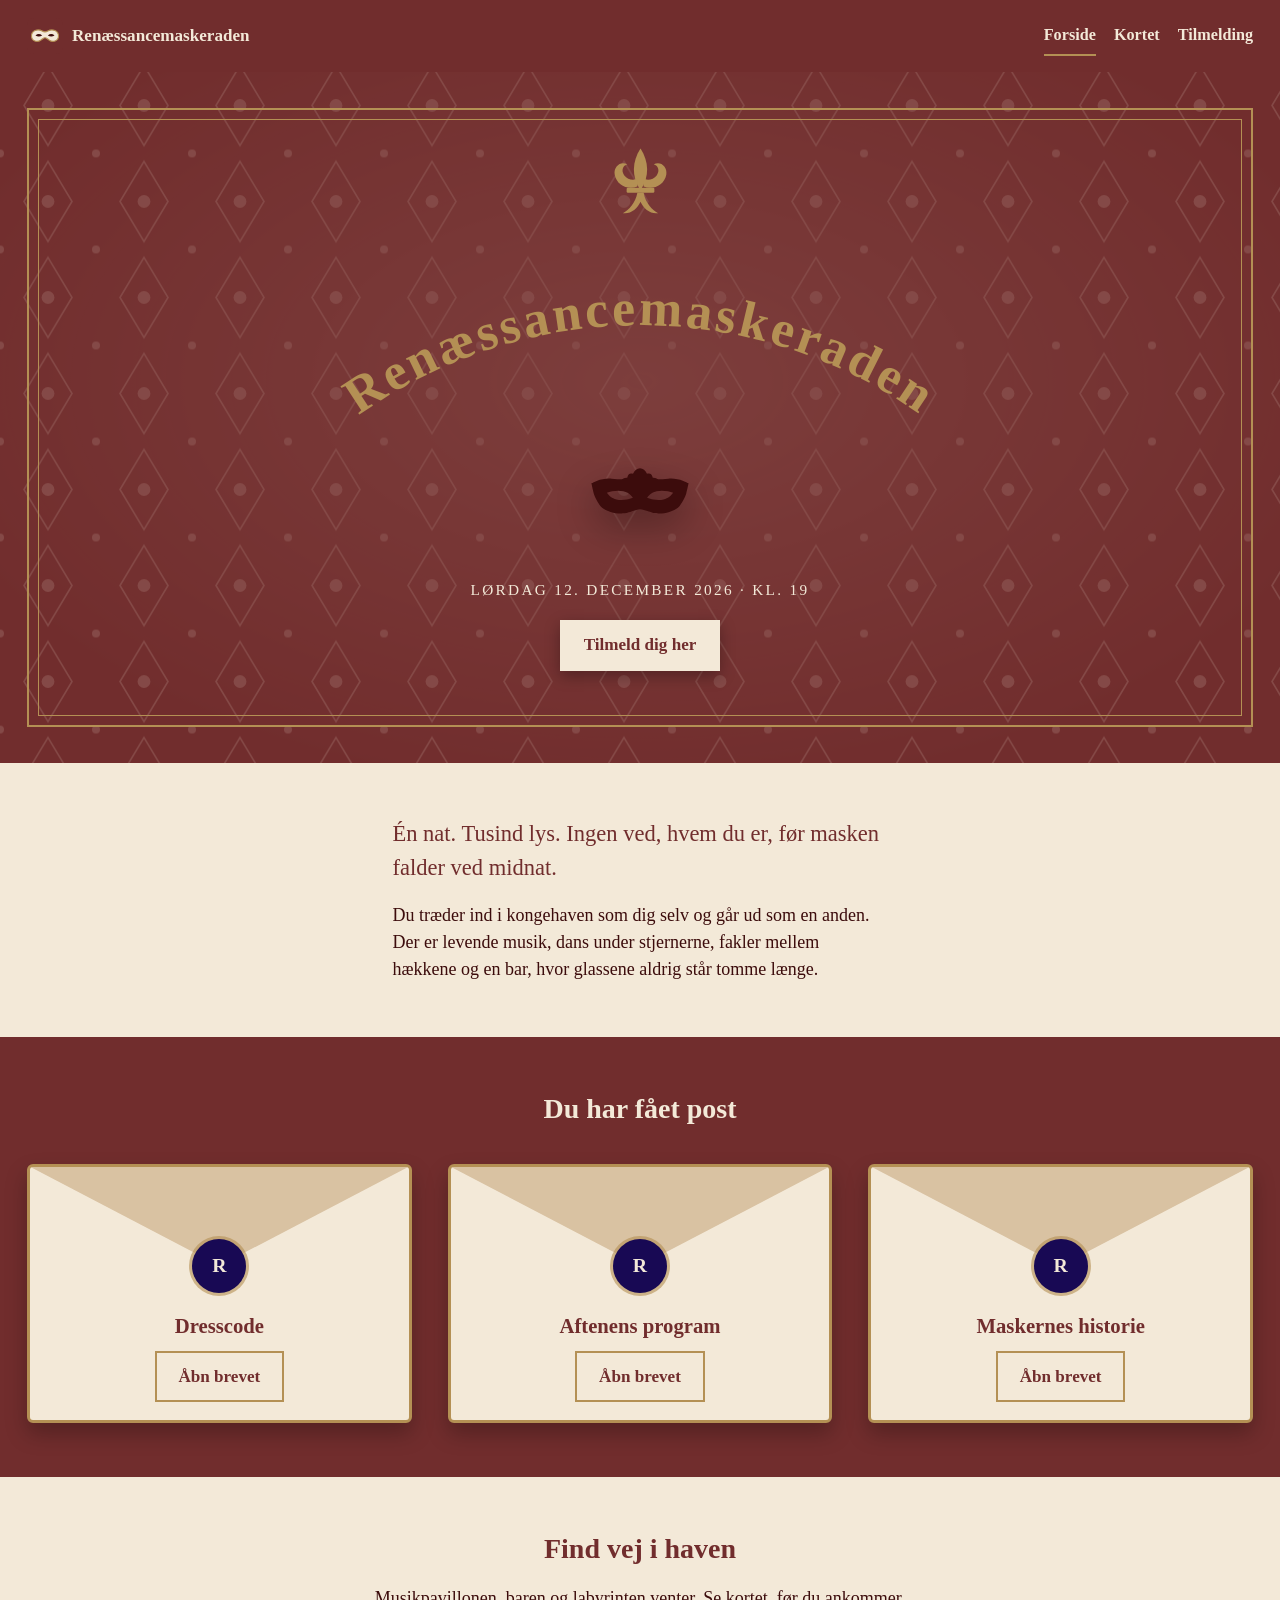
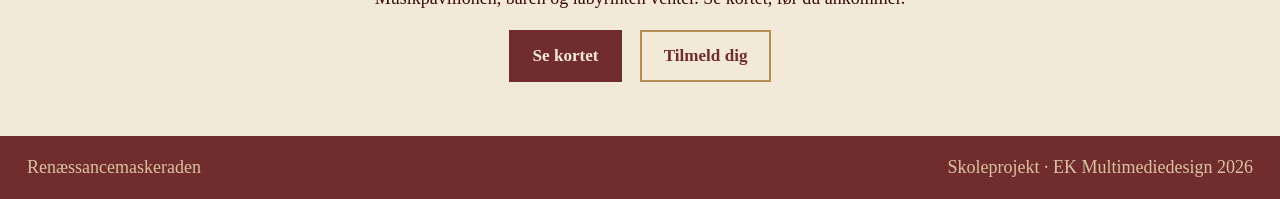
<file: index.html>
<!doctype html>
<html lang="da">
  <head>
    <meta charset="UTF-8" />
    <meta name="viewport" content="width=device-width, initial-scale=1.0" />
    <title>Renæssancemaskeraden</title>
    <link rel="icon" href="img/favicon.svg" type="image/svg+xml" />
    <link rel="stylesheet" href="starter.css" />
    <link rel="stylesheet" href="style.css" />
  </head>

  <body>
    <header class="site-header">
      <div class="header-content">
        <a class="site-logo" href="./">
          <img src="./img/favicon.svg" alt="" />
          Renæssancemaskeraden
        </a>
        <nav class="site-nav">
          <button popovertarget="menu">Menu</button>
          <ul class="menu" id="menu" popover>
            <li><a href="./" aria-current="page">Forside</a></li>
            <li><a href="./svg.html">Kortet</a></li>
            <li><a href="./form.html">Tilmelding</a></li>
          </ul>
        </nav>
      </div>
    </header>

    <main>
      <!-- Hero: fuld bredde, med baggrundsbillede og ramme -->
      <section class="hero full-bleed">
        <div class="hero-frame">
          <img class="hero-fleur" src="./img/fleur.svg" alt="" />

          <!-- Titlen i en bue. Den rigtige tekst står skjult i h1, så skærmlæsere kan læse den.
             Selve buen er en lille SVG, hvor teksten følger stien med id "bue". -->
          <h1 class="hero-title">
            <span class="visually-hidden">Renæssancemaskeraden</span>
            <svg viewBox="0 0 1000 330" aria-hidden="true">
              <path id="bue" d="M70 300A560 560 0 0 1 930 300" fill="none" />
              <text>
                <textPath href="#bue" startOffset="50%" text-anchor="middle">
                  Renæssancemaskeraden
                </textPath>
              </text>
            </svg>
            <!-- Placeholder: skift til jeres billede af de to masker -->
            <img class="hero-masker" src="./img/maske-colombina.svg" alt="" />
          </h1>

          <p class="hero-date">Lørdag 12. december 2026 · kl. 19</p>
          <a class="button button-primary" href="./form.html"
            >Tilmeld dig her</a
          >
        </div>
      </section>

      <!-- Intro -->
      <section class="event-intro reveal">
        <p>
          Én nat. Tusind lys. Ingen ved, hvem du er, før masken falder ved
          midnat.
        </p>
        <p>
          Du træder ind i kongehaven som dig selv og går ud som en anden. Der er
          levende musik, dans under stjernerne, fakler mellem hækkene og en bar,
          hvor glassene aldrig står tomme længe.
        </p>
      </section>

      <!-- Breve: fuld bredde. Hvert brev åbner en popover -->
      <section class="letters full-bleed">
        <div class="letters-content">
          <h2>Du har fået post</h2>
          <div class="letter-grid">
            <article class="envelope reveal">
              <span class="envelope-seal" aria-hidden="true">R</span>
              <h3>Dresscode</h3>
              <button
                class="button button-secondary"
                popovertarget="brev-dresscode"
              >
                Åbn brevet
              </button>
            </article>

            <article class="envelope reveal">
              <span class="envelope-seal" aria-hidden="true">R</span>
              <h3>Aftenens program</h3>
              <button
                class="button button-secondary"
                popovertarget="brev-program"
              >
                Åbn brevet
              </button>
            </article>

            <article class="envelope reveal">
              <span class="envelope-seal" aria-hidden="true">R</span>
              <h3>Maskernes historie</h3>
              <button
                class="button button-secondary"
                popovertarget="brev-masker"
              >
                Åbn brevet
              </button>
            </article>
          </div>
        </div>
      </section>

      <!-- Teaser til kortet og formularen -->
      <section class="teaser reveal">
        <h2>Find vej i haven</h2>
        <p>
          Musikpavillonen, baren og labyrinten venter. Se kortet, før du
          ankommer.
        </p>
        <div class="actions">
          <a class="button button-primary" href="./svg.html">Se kortet</a>
          <a class="button button-secondary" href="./form.html">Tilmeld dig</a>
        </div>
      </section>

      <!-- Brevene (popovers). De ligger her og folder sig ud oven på siden -->
      <article class="letter" id="brev-dresscode" popover>
        <p class="letter-kicker">Til vores gæster</p>
        <h2>Dresscode</h2>
        <p>
          Kom i dit fineste. Tænk dybe røde farver, guld og sort. Masken er det
          eneste krav, og den skal blive på til midnat.
        </p>
        <p>Har du ingen maske, kan du låne en ved porten.</p>
        <p class="letter-sign">Deres ærbødige vært</p>
        <button
          class="button button-primary"
          popovertarget="brev-dresscode"
          popovertargetaction="hide"
        >
          Luk brevet
        </button>
      </article>

      <article class="letter" id="brev-program" popover>
        <p class="letter-kicker">Til vores gæster</p>
        <h2>Aftenens program</h2>
        <ul>
          <li><strong>19.00</strong> Portene åbner</li>
          <li><strong>20.00</strong> Orkestret spiller op i pavillonen</li>
          <li><strong>22.00</strong> Fakkelvandring gennem labyrinten</li>
          <li><strong>24.00</strong> Maskerne falder</li>
        </ul>
        <p class="letter-sign">Deres ærbødige vært</p>
        <button
          class="button button-primary"
          popovertarget="brev-program"
          popovertargetaction="hide"
        >
          Luk brevet
        </button>
      </article>

      <article class="letter" id="brev-masker" popover>
        <p class="letter-kicker">Til vores gæster</p>
        <h2>Maskernes historie</h2>
        <p>
          <strong>Colombina</strong> er halvmasken med fjer, der kun dækker
          øjnene.
        </p>
        <p>
          <strong>Volto</strong> er den hvide helmaske, der gør alle ansigter
          ens.
        </p>
        <p>
          <strong>Bauta</strong> har en fremskudt hage, så man kan spise og
          drikke uden at tage den af.
        </p>
        <p class="letter-sign">Deres ærbødige vært</p>
        <button
          class="button button-primary"
          popovertarget="brev-masker"
          popovertargetaction="hide"
        >
          Luk brevet
        </button>
      </article>
    </main>

    <footer class="site-footer">
      <div class="footer-content">
        <p>Renæssancemaskeraden</p>
        <p>Skoleprojekt · EK Multimediedesign 2026</p>
      </div>
    </footer>
    <script src="./script.js"></script>
  </body>
</html>
</file>
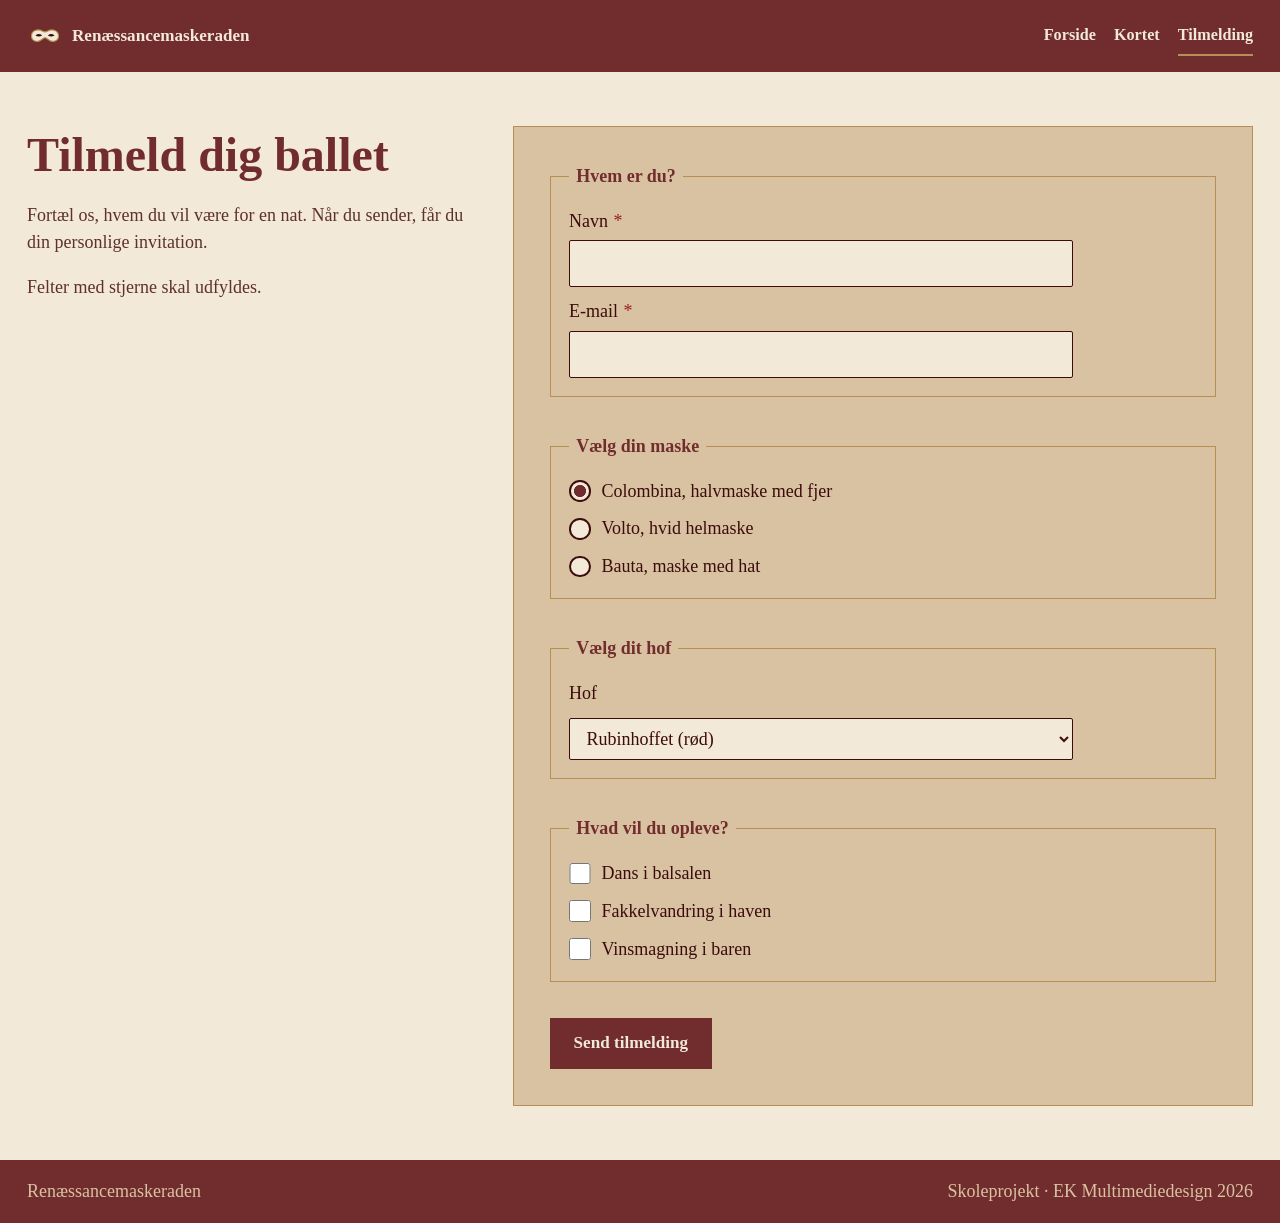
<file: form.html>
<!doctype html>
<html lang="da">

<head>
    <meta charset="UTF-8" />
    <meta name="viewport" content="width=device-width, initial-scale=1.0" />
    <title>Tilmelding | Renæssancemaskeraden</title>
    <link rel="icon" href="img/favicon.svg" type="image/svg+xml" />
    <link rel="stylesheet" href="starter.css" />
    <link rel="stylesheet" href="style.css" />
</head>

<body>
    <header class="site-header">
        <div class="header-content">
            <a class="site-logo" href="./">
                <img src="./img/favicon.svg" alt="" />
                Renæssancemaskeraden
            </a>
            <nav class="site-nav">
                <button popovertarget="menu">Menu</button>
                <ul class="menu" id="menu" popover>
                    <li><a href="./">Forside</a></li>
                    <li><a href="./svg.html">Kortet</a></li>
                    <li><a href="./form.html" aria-current="page">Tilmelding</a></li>
                </ul>
            </nav>
        </div>
    </header>

    <main>
        <section class="form-page">
            <header class="form-intro">
                <h1>Tilmeld dig ballet</h1>
                <p>
                    Fortæl os, hvem du vil være for en nat. Når du sender, får du din
                    personlige invitation.
                </p>
                <p>Felter med stjerne skal udfyldes.</p>
            </header>

            <form class="form-placeholder masquerade-form" action="./opsamling.html">
                <!-- Tekstfelt -->
                <fieldset class="form-group">
                    <legend>Hvem er du?</legend>
                    <label for="navn" class="text-label">
                        Navn
                        <input type="text" name="navn" id="navn" autocomplete="name" required />
                        <span class="error-message">Skriv dit navn, så vi kan sætte det på invitationen.</span>
                    </label>
                    <label for="Email" class="text-label">
                        E-mail
                        <input type="text" name="E-mail" id="E-mail" required />
                        <span class="error-message">Skriv din mailadresse, så du kan få tilsendt din invitation.</span>
                    </label>
                </fieldset>

                <!-- Radioknapper: bestemmer billedet på invitationen -->
                <fieldset class="form-group radio-group">
                    <legend>Vælg din maske</legend>
                    <label for="maske-colombina">
                        <input type="radio" name="maske" id="maske-colombina" value="Colombina" checked />
                        Colombina, halvmaske med fjer
                    </label>
                    <label for="maske-volto">
                        <input type="radio" name="maske" id="maske-volto" value="Volto" />
                        Volto, hvid helmaske
                    </label>
                    <label for="maske-bauta">
                        <input type="radio" name="maske" id="maske-bauta" value="Bauta" />
                        Bauta, maske med hat
                    </label>
                </fieldset>

                <!-- Dropdown: bestemmer farven på invitationen -->
                <fieldset class="form-group">
                    <legend>Vælg dit hof</legend>
                    <label for="hof">Hof</label>
                    <select name="hof" id="hof">
                        <option value="Rubin">Rubinhoffet (rød)</option>
                        <option value="Guld">Guldhoffet (guld)</option>
                        <option value="Nat">Nathoffet (blå)</option>
                    </select>
                </fieldset>

                <!-- Checkbokse: man kan vælge ingen, en eller flere -->
                <fieldset class="form-group checkbox-group">
                    <legend>Hvad vil du opleve?</legend>
                    <label for="oplevelse-dans">
                        <input type="checkbox" name="oplevelse" id="oplevelse-dans" value="Dans i balsalen" />
                        Dans i balsalen
                    </label>
                    <label for="oplevelse-vandring">
                        <input type="checkbox" name="oplevelse" id="oplevelse-vandring"
                            value="Fakkelvandring i haven" />
                        Fakkelvandring i haven
                    </label>
                    <label for="oplevelse-smagning">
                        <input type="checkbox" name="oplevelse" id="oplevelse-smagning" value="Vinsmagning i baren" />
                        Vinsmagning i baren
                    </label>
                </fieldset>

                <button class="button button-primary" type="submit">
                    Send tilmelding
                </button>
            </form>
        </section>
    </main>

    <footer class="site-footer">
        <div class="footer-content">
            <p>Renæssancemaskeraden</p>
            <p>Skoleprojekt · EK Multimediedesign 2026</p>
        </div>
    </footer>
    <script src="./script.js"></script>
</body>

</html>
</file>
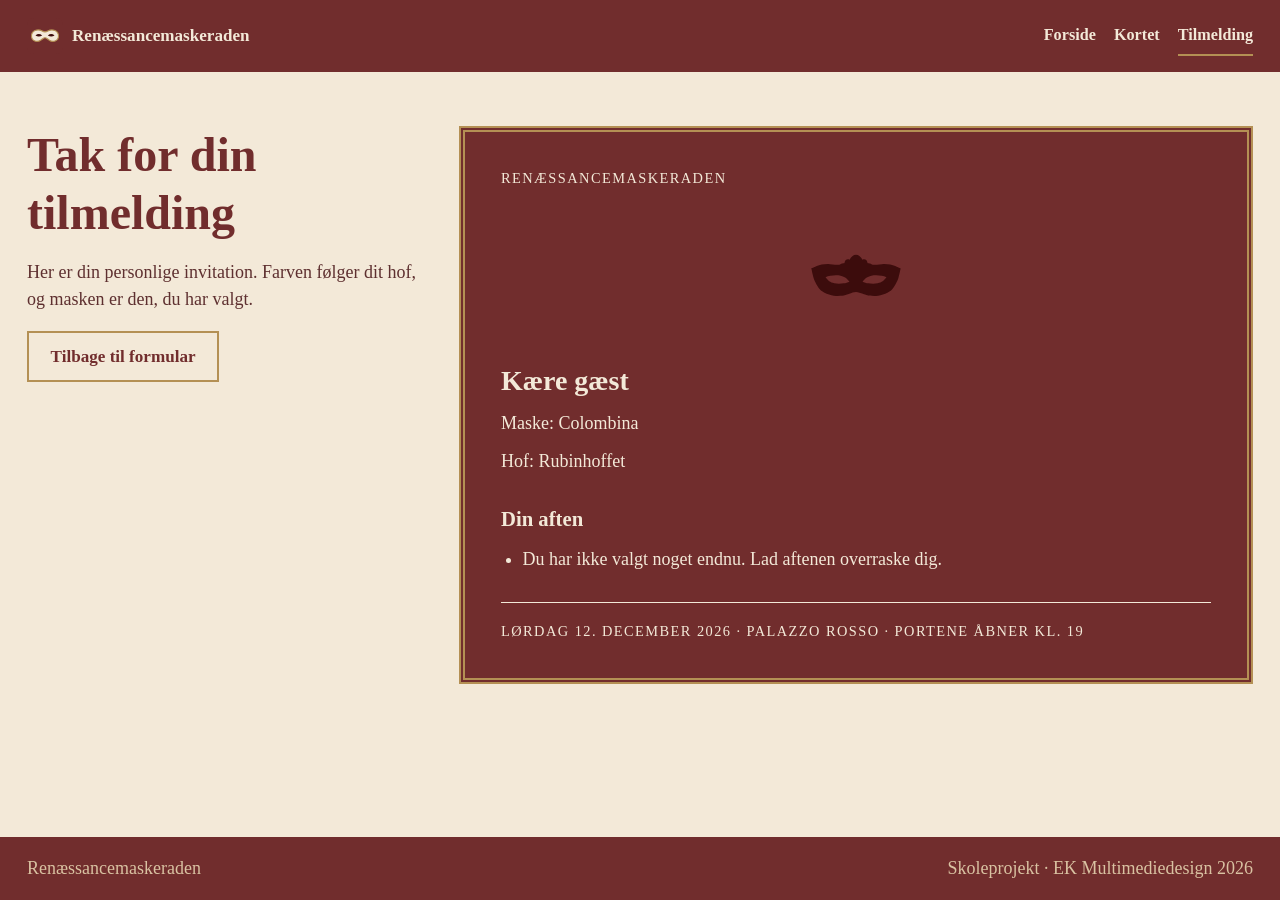
<file: opsamling.html>
<!doctype html>
<html lang="da">
  <head>
    <meta charset="UTF-8" />
    <meta name="viewport" content="width=device-width, initial-scale=1.0" />
    <title>Din invitation | Renæssancemaskeraden</title>
    <link rel="icon" href="img/favicon.svg" type="image/svg+xml" />
    <link rel="stylesheet" href="starter.css" />
    <link rel="stylesheet" href="style.css" />
  </head>

  <body>
    <header class="site-header">
      <div class="header-content">
        <a class="site-logo" href="./">
          <img src="./img/favicon.svg" alt="" />
          Renæssancemaskeraden
        </a>
        <nav class="site-nav">
          <button popovertarget="menu">Menu</button>
          <ul class="menu" id="menu" popover>
            <li><a href="./">Forside</a></li>
            <li><a href="./svg.html">Kortet</a></li>
            <li><a href="./form.html" aria-current="page">Tilmelding</a></li>
          </ul>
        </nav>
      </div>
    </header>

    <main>
      <section class="opsamling-page">
        <div class="opsamling-intro">
          <h1>Tak for din tilmelding</h1>
          <p>
            Her er din personlige invitation. Farven følger dit hof, og masken
            er den, du har valgt.
          </p>
          <div class="actions">
            <a class="button button-secondary" href="./form.html"
              >Tilbage til formular</a
            >
          </div>
        </div>

        <!-- Invitationen. Elementerne med id bliver fyldt ud af script.js -->
        <article class="opsamling-placeholder invitation">
          <p class="invitation-kicker">Renæssancemaskeraden</p>
          <img
            id="maske-billede"
            src="./img/maske-colombina.svg"
            alt="Din maske"
          />
          <h2 id="gaest-navn">Kære gæst</h2>
          <p>Maske: <span id="gaest-maske"></span></p>
          <p>Hof: <span id="gaest-hof"></span></p>
          <h3>Din aften</h3>
          <ul id="gaest-oplevelser"></ul>
          <p class="invitation-footer">
            Lørdag 12. december 2026 · Palazzo Rosso · Portene åbner kl. 19
          </p>
        </article>
      </section>
    </main>

    <footer class="site-footer">
      <div class="footer-content">
        <p>Renæssancemaskeraden</p>
        <p>Skoleprojekt · EK Multimediedesign 2026</p>
      </div>
    </footer>
    <script src="./script.js"></script>
  </body>
</html>
</file>
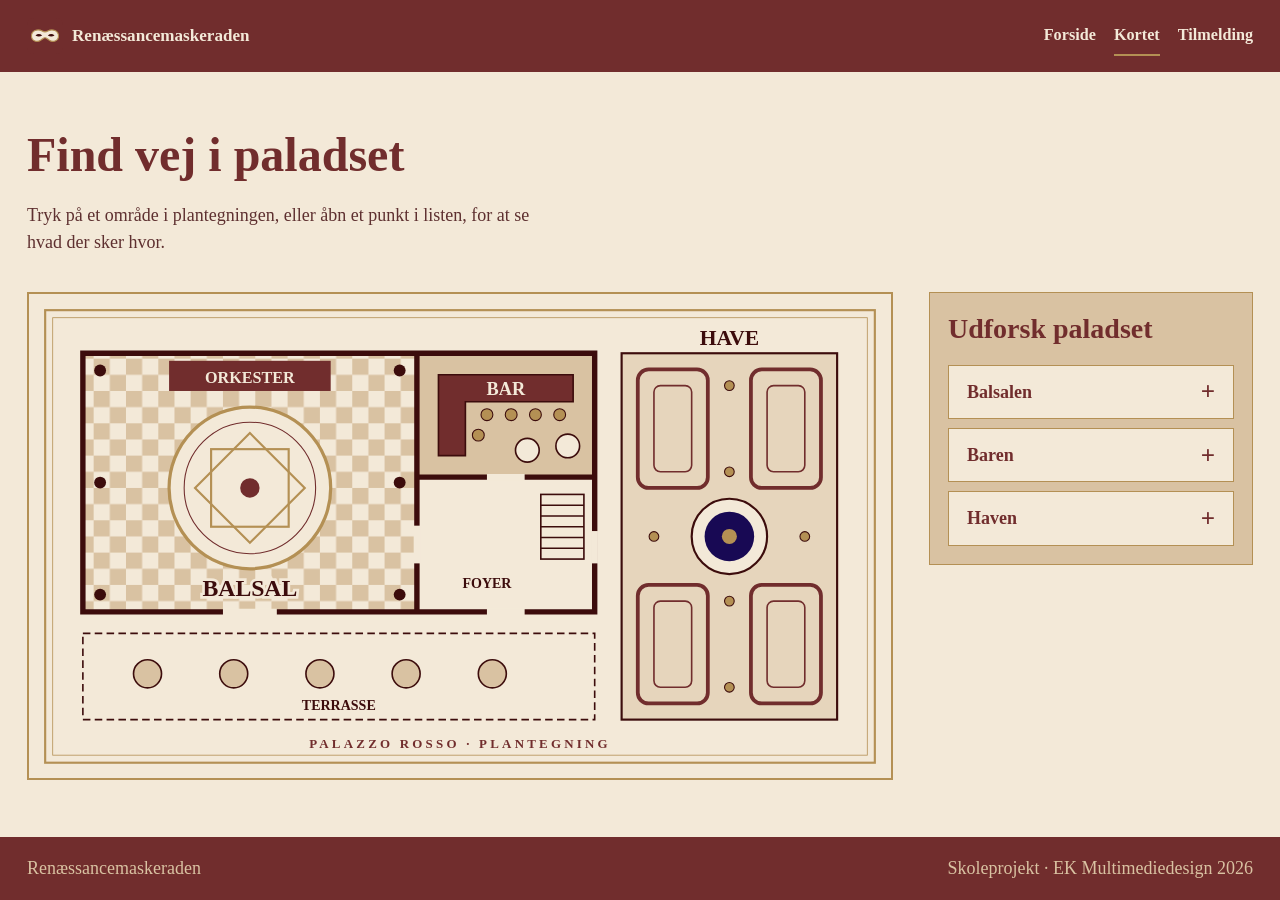
<file: svg.html>
<!DOCTYPE html>
<html lang="da">

<head>
    <meta charset="UTF-8">
    <meta name="viewport" content="width=device-width, initial-scale=1.0">
    <title>Interaktiv SVG | Eventnavn</title>
    <link rel="stylesheet" href="./starter.css">
    <link rel="stylesheet" href="./style.css">
</head>

<body>
    <header class="site-header">
        <div class="header-content">
            <a class="site-logo" href="./">
                <img src="./img/favicon.svg" alt="">
                Renæssancemaskeraden
            </a>
            <nav class="site-nav">
                <button popovertarget="menu">Menu</button>
                <ul class="menu" id="menu" popover>
                    <li><a href="./">Forside</a></li>
                    <li><a href="./svg.html" aria-current="page">Kortet</a></li>
                    <li><a href="./form.html">Tilmelding</a></li>
                </ul>
            </nav>
        </div>
    </header>

    <main>
        <section class="svg-page">
            <header class="svg-intro">
                <h1>Find vej i paladset</h1>
                <p>Tryk på et område i plantegningen, eller åbn et punkt i listen, for at se hvad der sker hvor.</p>
            </header>

            <section class="svg-layout">
                <div class="svg-placeholder">

                    <!-- Plantegning. Baggrunden er 1600 x 900, altså 16:9.
               Lagene hedder: baggrund, figurer, omraader og tekst. -->
                    <svg id="plantegning" viewBox="0 0 1600 900" xmlns="http://www.w3.org/2000/svg" role="img"
                        aria-labelledby="plantegning-titel">
                        <title id="plantegning-titel">Plantegning af Palazzo Rosso med balsal, bar og have</title>

                        <defs>
                            <pattern id="tern" width="60" height="60" patternUnits="userSpaceOnUse">
                                <rect width="60" height="60" fill="#F3E9D8" />
                                <rect width="30" height="30" fill="#D9C2A2" />
                                <rect x="30" y="30" width="30" height="30" fill="#D9C2A2" />
                            </pattern>
                        </defs>

                        <!-- Lag: baggrund (kassen i 16:9, som holder størrelsen) -->
                        <g id="baggrund">
                            <rect width="1600" height="900" fill="#F3E9D8" />
                            <rect x="30" y="30" width="1540" height="840" fill="none" stroke="#B49054"
                                stroke-width="4" />
                            <rect x="44" y="44" width="1512" height="812" fill="none" stroke="#B49054"
                                stroke-width="1.5" />
                        </g>

                        <!-- Lag: figurer (alt det, der står stille) -->
                        <g id="figurer">
                            <!-- Gulve -->
                            <rect x="100" y="110" width="620" height="480" fill="url(#tern)" />
                            <rect x="720" y="110" width="330" height="230" fill="#D9C2A2" />
                            <rect x="720" y="340" width="330" height="250" fill="#F3E9D8" />

                            <!-- Terrasse -->
                            <rect x="100" y="630" width="950" height="160" fill="none" stroke="#3C0C0C" stroke-width="3"
                                stroke-dasharray="14 8" />
                            <g fill="#D9C2A2" stroke="#3C0C0C" stroke-width="3">
                                <circle cx="220" cy="705" r="26" />
                                <circle cx="380" cy="705" r="26" />
                                <circle cx="540" cy="705" r="26" />
                                <circle cx="700" cy="705" r="26" />
                                <circle cx="860" cy="705" r="26" />
                            </g>

                            <!-- Have -->
                            <rect x="1100" y="110" width="400" height="680" fill="#D9C2A2" fill-opacity="0.5"
                                stroke="#3C0C0C" stroke-width="4" />
                            <g fill="none" stroke="#712D2D" stroke-linejoin="round">
                                <g stroke-width="7">
                                    <rect x="1130" y="140" width="130" height="220" rx="20" />
                                    <rect x="1340" y="140" width="130" height="220" rx="20" />
                                    <rect x="1130" y="540" width="130" height="220" rx="20" />
                                    <rect x="1340" y="540" width="130" height="220" rx="20" />
                                </g>
                                <g stroke-width="3">
                                    <rect x="1160" y="170" width="70" height="160" rx="12" />
                                    <rect x="1370" y="170" width="70" height="160" rx="12" />
                                    <rect x="1160" y="570" width="70" height="160" rx="12" />
                                    <rect x="1370" y="570" width="70" height="160" rx="12" />
                                </g>
                            </g>
                            <!-- Springvand -->
                            <circle cx="1300" cy="450" r="70" fill="#F3E9D8" stroke="#3C0C0C" stroke-width="4" />
                            <circle cx="1300" cy="450" r="46" fill="#180954" />
                            <circle cx="1300" cy="450" r="14" fill="#B49054" />
                            <!-- Fakler -->
                            <g fill="#B49054" stroke="#3C0C0C" stroke-width="2">
                                <circle cx="1300" cy="170" r="9" />
                                <circle cx="1300" cy="330" r="9" />
                                <circle cx="1300" cy="570" r="9" />
                                <circle cx="1300" cy="730" r="9" />
                                <circle cx="1160" cy="450" r="9" />
                                <circle cx="1440" cy="450" r="9" />
                            </g>

                            <!-- Balsal: dansegulv og orkester -->
                            <circle cx="410" cy="360" r="150" fill="#F3E9D8" stroke="#B49054" stroke-width="6" />
                            <circle cx="410" cy="360" r="122" fill="none" stroke="#712D2D" stroke-width="2" />
                            <g fill="none" stroke="#B49054" stroke-width="4" transform="translate(410 360)">
                                <rect x="-72" y="-72" width="144" height="144" />
                                <rect x="-72" y="-72" width="144" height="144" transform="rotate(45)" />
                            </g>
                            <circle cx="410" cy="360" r="18" fill="#712D2D" />
                            <rect x="260" y="124" width="300" height="56" fill="#712D2D" />
                            <g fill="#3C0C0C">
                                <circle cx="132" cy="142" r="11" />
                                <circle cx="688" cy="142" r="11" />
                                <circle cx="132" cy="350" r="11" />
                                <circle cx="688" cy="350" r="11" />
                                <circle cx="132" cy="558" r="11" />
                                <circle cx="688" cy="558" r="11" />
                            </g>

                            <!-- Bar: disk, barstole og borde -->
                            <path d="M760 150H1010V200H810V300H760Z" fill="#712D2D" stroke="#3C0C0C" stroke-width="3" />
                            <g fill="#B49054" stroke="#3C0C0C" stroke-width="2">
                                <circle cx="850" cy="224" r="11" />
                                <circle cx="895" cy="224" r="11" />
                                <circle cx="940" cy="224" r="11" />
                                <circle cx="985" cy="224" r="11" />
                                <circle cx="834" cy="262" r="11" />
                            </g>
                            <g fill="#F3E9D8" stroke="#3C0C0C" stroke-width="3">
                                <circle cx="925" cy="290" r="22" />
                                <circle cx="1000" cy="282" r="22" />
                            </g>

                            <!-- Foyer: trappe -->
                            <g fill="none" stroke="#3C0C0C" stroke-width="3">
                                <rect x="950" y="372" width="80" height="120" />
                                <path d="M950 392H1030M950 412H1030M950 432H1030M950 452H1030M950 472H1030" />
                            </g>

                            <!-- Mure -->
                            <path d="M100 110H1050V590H100Z M720 110V590 M720 340H1050" fill="none" stroke="#3C0C0C"
                                stroke-width="10" stroke-linejoin="miter" />
                            <!-- Døråbninger (streger i gulvets farve, der dækker muren) -->
                            <g stroke="#F3E9D8" stroke-width="12">
                                <path d="M720 430V500" />
                                <path d="M850 340H920" />
                                <path d="M850 590H920" />
                                <path d="M360 590H460" />
                                <path d="M1050 440V500" />
                            </g>
                        </g>

                        <!-- Lag: omraader (de tre områder, der kan trykkes på) -->
                        <g id="omraader">
                            <rect id="balsal" class="omraade" x="105" y="115" width="610" height="470" />
                            <rect id="bar" class="omraade" x="725" y="115" width="320" height="220" />
                            <rect id="have" class="omraade" x="1102" y="112" width="396" height="676" />
                        </g>

                        <!-- Lag: tekst -->
                        <g id="tekst" text-anchor="middle" fill="#3C0C0C">
                            <text x="410" y="165" font-size="30" fill="#F3E9D8">ORKESTER</text>
                            <text x="410" y="560" font-size="44" stroke="#F3E9D8" stroke-width="10"
                                paint-order="stroke">BALSAL</text>
                            <text x="885" y="188" font-size="34" fill="#F3E9D8">BAR</text>
                            <text x="1300" y="94" font-size="40">HAVE</text>
                            <text x="850" y="545" font-size="26">FOYER</text>
                            <text x="575" y="772" font-size="26">TERRASSE</text>
                            <text x="800" y="842" font-size="24" letter-spacing="6" fill="#712D2D">PALAZZO ROSSO ·
                                PLANTEGNING</text>
                        </g>
                    </svg>

                </div>

                <article class="panel">
                    <h2>Udforsk paladset</h2>
                    <div class="accordion">
                        <details class="accordion-item" id="info-balsal" name="omraade">
                            <summary>Balsalen</summary>
                            <p>Paladsets hjerte. Orkestret spiller fra klokken 20, og dansegulvet under lysekronen er
                                åbent hele
                                natten. Det er her, maskerne falder ved midnat.</p>
                        </details>
                        <details class="accordion-item" id="info-bar" name="omraade">
                            <summary>Baren</summary>
                            <p>Krydret vin, mousserende og mørk chokolade. Sæt dig ved disken, eller tag glasset med ud
                                i haven.</p>
                        </details>
                        <details class="accordion-item" id="info-have" name="omraade">
                            <summary>Haven</summary>
                            <p>Fakler lyser stierne op mellem hækkene. Klokken 22 går fakkelvandringen fra springvandet
                                i midten.</p>
                        </details>
                    </div>
                </article>
            </section>
        </section>
    </main>

    <footer class="site-footer">
        <div class="footer-content">
            <p>Renæssancemaskeraden</p>
            <p>Skoleprojekt · EK Multimediedesign 2026</p>
        </div>
    </footer>
    <script src="./script.js"></script>
</body>

</html>
</file>
<file: starter.css>
*,
::before,
::after {
  box-sizing: border-box;
  margin: 0;
  padding: 0;
}

html {
  interpolate-size: allow-keywords;
  font-family: system-ui, sans-serif;
  line-height: 1.5;
  -webkit-font-smoothing: antialiased;
}

h1,
h2 {
  line-height: 1.25;
}

p,
li {
  text-wrap: pretty;
}

img,
svg {
  display: block;
  width: 100%;
  height: auto;
}

label {
  display: block;
}

input,
button,
textarea,
select {
  font: inherit;
  color: inherit;
  background-color: transparent;
  font-size: max(1em, 16px);
  padding: 0;
  margin: 0;
}

input:where([type="checkbox"], [type="radio"]) {
  width: 1em;
  height: 1em;
}

textarea {
  resize: none;
  min-height: 4lh;
}

legend {
  padding: 0;
}

select,
::picker(select) {
  appearance: base-select;
}

[popover] {
  margin: revert;
}

dialog {
  overscroll-behavior: none;

  &::backdrop {
    overflow: hidden;
    overscroll-behavior: contain;
  }
}

.visually-hidden {
  position: absolute;
  width: 1px;
  height: 1px;
  overflow: hidden;
  white-space: nowrap;
  clip-path: inset(100%);
}
</file>
<file: style.css>
/* Variabler */
html {
  /* Farver fra styletile (masquerade) */
  --color-page: #f3e9d8; /* Background */
  --color-surface: #d9c2a2; /* Surface */
  --color-text: #3c0c0c; /* Text */
  --color-primary: #712d2d; /* Primary */
  --color-accent: #b49054; /* Accent, kun til pynt og kanter */
  --color-night: #180954; /* Den 6. farve, mørkeblå */
  --color-wine: #712d2d; /* Primary, som ikke skifter i dark mode */
  --color-text-dark: #3c0c0c; /* Text, som ikke skifter i dark mode */

  /* Afledte farver */
  --color-on-primary: #f3e9d8; /* tekst oven på Primary */
  --color-button-hover: var(--color-text);
  --color-muted: #5e3030;
  --color-border: var(--color-accent);
  --color-error: #9b1c1c;

  /* Fonte */
  --font-heading: "Cinzel", "Times New Roman", serif;
  --font-body: "IM Fell English", Georgia, serif;

  /* Afstande */
  --space-05: 0.5rem;
  --space-1: 1rem;
  --space-2: 2rem;
  --space-3: 3rem;

  color-scheme: light dark;
  background: var(--color-page);
  color: var(--color-text);
  font-family: var(--font-body);
  font-size: 112.5%; /* 18px brødtekst */
}

/* Darkmode: de samme variabler får bare nye værdier */
@media (prefers-color-scheme: dark) {
  html {
    --color-page: #1f0b0b;
    --color-surface: #351717;
    --color-text: #f3e9d8;
    --color-primary: #d9c2a2;
    --color-on-primary: #1f0b0b;
    --color-muted: #d9c2a2;
    --color-error: #ff9d8a;
  }
}

/* Skift mellem siderne (view transition) */
@view-transition {
  navigation: auto;
}

/* Globalt layout */
body {
  margin: 0;
  min-height: 100svh;
  display: grid;
  grid-template-rows: auto 1fr auto;
  grid-template-columns: minmax(1rlh, 1fr) minmax(0, 75rem) minmax(1rlh, 1fr);
}

h1,
h2,
h3,
p {
  margin: 0;
}

main {
  display: grid;
  grid-template-columns: inherit;
  grid-column: 1 / -1;
  align-content: start;
}

main > * {
  grid-column: 2;
  padding-block: var(--space-3);
}

/* Typografi */
h1,
h2,
h3,
summary,
legend {
  font-family: var(--font-heading);
  color: var(--color-primary);
}

h1 {
  font-weight: 700;
  font-size: clamp(2rem, 1.2rem + 3.5vw, 2.667rem); /* 48px på stor skærm */
  line-height: 1.2;
}

h2 {
  font-weight: 550;
  font-size: 1.556rem; /* 28px */
  line-height: 1.3;
}

h3 {
  font-weight: 600;
  font-size: 1.15rem;
}

/* Links: understreget i Primary, understregningen bliver guld ved hover */
a {
  color: var(--color-primary);
  text-decoration: underline;
  text-underline-offset: 0.2em;
}

a:hover {
  text-decoration-color: var(--color-accent);
}

:focus-visible {
  outline: 3px solid var(--color-primary);
  outline-offset: 3px;
}

.svg-page {
  display: grid;
  gap: var(--space-2);
}

.svg-intro {
  display: grid;
  gap: var(--space-1);
  max-width: 60ch;
}

.svg-intro p {
  color: var(--color-muted);
}

.svg-layout {
  display: grid;
  gap: var(--space-2);
  align-items: start;
  @media (width > 800px) {
    grid-template-columns: 1fr min(40%, 36ch);
  }
}

.form-page {
  display: grid;
  gap: var(--space-2);
  @media (width > 600px) {
    grid-template-columns: min(40%, 50ch) 1fr;
  }
}

.form-intro {
  display: grid;
  gap: var(--space-1);
  align-content: start;
  max-width: 60ch;
}

.form-intro p {
  color: var(--color-muted);
}

.opsamling-page {
  display: grid;
  gap: var(--space-2);
  align-items: start;

  @media (width > 800px) {
    grid-template-columns: minmax(0, 44ch) minmax(20rem, 1fr);
  }
}

.opsamling-intro {
  display: grid;
  gap: var(--space-1);
  max-width: 60ch;
}

.opsamling-intro p {
  color: var(--color-muted);
}

.error-page {
  display: grid;
  gap: var(--space-1);
  max-width: 60ch;
}

.error-page p {
  color: var(--color-muted);
}

/* Header og footer */
.site-header,
.site-footer {
  grid-column: 1 / -1;

  display: grid;
  grid-template-columns: inherit;

  /* Header og footer er røde på alle sider, så farverne byttes om herinde */
  --color-primary: #f3e9d8;
  --color-text: #f3e9d8;
  --color-muted: #d9c2a2;
  --color-surface: var(--color-wine);
  background: var(--color-wine);
  color: #f3e9d8;
}

.site-header {
  view-transition-name: site-header; /* headeren står stille, når man skifter side */
}

.header-content,
.footer-content {
  grid-column: 2;
}

.header-content {
  min-height: 4rem;
  display: flex;
  justify-content: space-between;
  align-items: center;
  gap: var(--space-1);
}

.site-logo {
  display: flex;
  align-items: center;
  gap: var(--space-05);
  color: var(--color-primary);
  font-family: var(--font-heading);
  font-weight: 700;
  font-size: 0.95rem;
  text-decoration: none;
}

.site-logo img {
  width: 2rem;
  flex: none;
}

.footer-content {
  padding-block: var(--space-1);
  display: flex;
  flex-wrap: wrap;
  justify-content: space-between;
  gap: var(--space-1);
  color: var(--color-muted);
}

/* Navigation */
[popover] {
  margin: 0;
  padding: 0;
  border: none;
  background: transparent;
}

.site-nav button {
  padding: 0.4rem 0.7rem;
  border: 2px solid var(--color-accent);
  background: transparent;
  color: var(--color-primary);
  font-family: var(--font-heading);
  font-weight: 600;
  cursor: pointer;
  @media (width > 600px) {
    display: none;
  }
}

.menu {
  margin: 0;
  padding: var(--space-1);
  list-style: none;
  background: var(--color-surface);
  border: 2px solid var(--color-accent);
  @media (width <= 600px) {
    /* Mobil: menuen åbner som en lille boks under knappen */
    inset: 4.5rem 1rem auto auto;
    min-width: 12rem;
  }
  @media (width > 600px) {
    display: flex;
    gap: var(--space-1);
    padding: 0;
    border: none;
    background: none;
    position: static;
  }
}

.menu a {
  display: block;
  padding: 0.4rem 0;
  color: var(--color-text);
  font-family: var(--font-heading);
  font-weight: 600;
  font-size: 0.9rem;
  text-decoration: none;
  border-bottom: 2px solid #0000;
}

.menu a:hover,
.menu a[aria-current="page"] {
  border-bottom-color: var(--color-accent);
}

/* Flader */
.panel,
.svg-placeholder,
.form-placeholder,
.opsamling-placeholder {
  background: var(--color-surface);
  border: 1px solid var(--color-border);
}

.panel {
  padding: var(--space-1);
  display: grid;
  gap: var(--space-1);
}

.svg-placeholder,
.opsamling-placeholder {
  min-height: -webkit-fill-available;
  min-height: stretch;
}

.form-placeholder {
  min-height: -webkit-fill-available;
  min-height: stretch;
  padding: var(--space-1);
}

/* Details */
.accordion {
  display: grid;
  gap: var(--space-05);
}

.accordion-item {
  border: 1px solid var(--color-border);
  background: var(--color-page);
}

.accordion-item[open] {
  border-color: var(--color-primary);
}

.accordion-item summary {
  padding: 0.7rem var(--space-1);
  display: flex;
  justify-content: space-between;
  align-items: center;
  font-weight: 600;
  cursor: pointer;
  list-style: none;
}

/* Plus-tegnet drejer og bliver til et kryds, når punktet er åbent */
.accordion-item summary::after {
  content: "+";
  font-size: 1.4rem;
  line-height: 1;
  transition: rotate 0.3s;
}

.accordion-item[open] summary::after {
  rotate: 45deg;
}

.accordion-item p {
  padding: 0 var(--space-1) var(--space-1);
  color: var(--color-muted);
}

/* Punktet glider op og i. Virker fordi starter.css har interpolate-size: allow-keywords */
.accordion-item::details-content {
  block-size: 0;
  overflow: clip;
  transition:
    block-size 0.3s,
    content-visibility 0.3s allow-discrete;
}

.accordion-item[open]::details-content {
  block-size: auto;
}

/* Knap/link */
.button {
  justify-self: start;
  display: inline-block;
  padding: 0.6rem 1.2rem;
  border: 2px solid transparent;
  font-family: var(--font-heading);
  font-weight: 600;
  font-size: 0.95rem;
  text-decoration: none;
  cursor: pointer;
  transition:
    background-color 0.2s,
    border-color 0.2s,
    color 0.2s;
}

/* Primary: baggrund Primary, tekst Background. Hover: baggrund Text */
.button-primary {
  background: var(--color-primary);
  border-color: var(--color-primary);
  color: var(--color-on-primary);
}

.button-primary:hover {
  background: var(--color-button-hover);
  border-color: var(--color-button-hover);
}

/* Secondary: kant Accent, tekst Primary. Hover: baggrund Surface */
.button-secondary {
  background: transparent;
  border-color: var(--color-accent);
  color: var(--color-primary);
}

.button-secondary:hover {
  background: var(--color-surface);
}

.actions {
  display: flex;
  flex-wrap: wrap;
  gap: var(--space-1);
}

/* ------------------------------------------------------------ */
/* Forside                                                       */
/* ------------------------------------------------------------ */

/* En section i fuld bredde. Den låner sidens tre kolonner, så indholdet stadig står i midten */
.full-bleed {
  grid-column: 1 / -1;
  display: grid;
  grid-template-columns: inherit;
}

.full-bleed > * {
  grid-column: 2;
}

/* Røde flader: her bytter vi om på farverne, så overskrifter og knapper bliver lyse */
.hero,
.letters {
  --color-primary: #f3e9d8;
  --color-on-primary: #712d2d;
  --color-button-hover: #d9c2a2;
  --color-text: #f3e9d8;
  --color-surface: rgb(243 233 216 / 0.12);
  color: #f3e9d8;
  background-color: var(--color-wine);
}

/* Hero */
.hero {
  position: relative;
  isolation: isolate; /* så baggrundsbilledet bliver liggende bag indholdet */
  padding-block: var(--space-2);
}

/* Baggrundsbilledet ligger i et ::before, så vi kan skrue ned for det uden at teksten bliver svag */
.hero::before {
  content: "";
  position: absolute;
  inset: 0;
  z-index: -1;
  background: url("./img/hero-baggrund.svg") center / cover;
  opacity: 0.15;
}

/* Rammen om hero */
.hero-frame {
  position: relative;
  display: grid;
  justify-items: center;
  gap: var(--space-1);
  padding: var(--space-2) var(--space-05) var(--space-3);
  border: 2px solid var(--color-accent);
  text-align: center;
}

/* Inderste streg i rammen */
.hero-frame::after {
  content: "";
  position: absolute;
  inset: 0.5rem;
  border: 1px solid var(--color-accent);
  pointer-events: none;
}

.hero-fleur {
  width: 3.5rem;
}

/* Titlen i bue og maskerne ligger oven i hinanden i samme felt */
.hero-title {
  display: grid;
  width: min(100%, 48rem);
}

.hero-title > svg,
.hero-masker {
  grid-area: 1 / 1;
}

.hero-title text {
  font-family: var(--font-heading);
  font-size: 60px;
  font-weight: 700;
  letter-spacing: 0.06em;
  fill: var(--color-accent);
}

.hero-masker {
  width: 34%;
  align-self: end;
  justify-self: center;
  translate: 0 30%;
  filter: drop-shadow(0 0.8rem 1rem rgb(0 0 0 / 0.35));
}

.hero-date {
  margin-top: var(--space-2);
  font-family: var(--font-heading);
  font-size: 0.85rem;
  letter-spacing: 0.15em;
  text-transform: uppercase;
}

/* Knappen i hero står i midten */
.hero .button {
  justify-self: center;
  box-shadow: 0 0.3rem 0.8rem rgb(0 0 0 / 0.3);
}

/* Intro */
.event-intro {
  display: grid;
  gap: var(--space-1);
  max-width: 55ch;
  justify-self: center;
  padding-block: var(--space-3);
}

.event-intro p:first-child {
  font-family: var(--font-heading);
  font-size: 1.25rem;
  color: var(--color-primary);
}

/* Breve */
.letters {
  padding-block: var(--space-3);
}

.letters-content {
  display: grid;
  gap: var(--space-2);
}

.letters h2 {
  text-align: center;
}

.letter-grid {
  display: grid;
  gap: var(--space-2);
  grid-template-columns: repeat(auto-fit, minmax(15rem, 1fr));
}

/* Konvolutten */
.envelope {
  position: relative;
  display: grid;
  align-content: end;
  justify-items: center;
  gap: var(--space-05);
  padding: 8rem var(--space-1) var(--space-1); /* plads til klappen og lakseglet øverst */
  background: #f3e9d8;
  color: #3c0c0c;
  border: 3px solid var(--color-accent);
  border-radius: 6px;
  box-shadow: 0 0.6rem 1.2rem rgb(0 0 0 / 0.25);
  transition:
    translate 0.3s,
    box-shadow 0.3s;
}

/* Klappen øverst er en trekant, lavet med clip-path */
.envelope::before {
  content: "";
  position: absolute;
  inset: 0 0 auto;
  height: 5.5rem;
  background: #d9c2a2;
  clip-path: polygon(0 0, 100% 0, 50% 100%);
  transform-origin: top;
  transition: scale 0.4s;
}

.envelope:hover {
  translate: 0 -0.3rem;
  box-shadow: 0 1rem 1.6rem rgb(0 0 0 / 0.3);
}

/* Klappen løfter sig en smule, når man holder musen over */
.envelope:hover::before {
  scale: 1 0.8;
}

/* Laksegl */
.envelope-seal {
  position: absolute;
  top: 5.5rem;
  left: 50%;
  translate: -50% -50%;
  display: grid;
  place-items: center;
  width: 3rem;
  aspect-ratio: 1;
  border-radius: 50%;
  background: var(--color-night);
  color: #f3e9d8;
  font-family: var(--font-heading);
  font-size: 1.1rem;
  font-weight: 700;
  box-shadow: 0 0 0 3px rgb(180 144 84 / 0.6);
}

.envelope h3 {
  color: #712d2d;
}

.envelope .button {
  justify-self: center;
}

/* Inde i konvolutten bruger knappen de lyse farver */
.envelope .button-secondary {
  color: #712d2d;
}

.envelope .button-secondary:hover {
  background: #d9c2a2;
}

/* Teaser */
.teaser {
  display: grid;
  justify-items: center;
  gap: var(--space-1);
  text-align: center;
  padding-block: var(--space-3);
}

.teaser .actions {
  justify-content: center;
}

/* ------------------------------------------------------------ */
/* Brevet (popover på forsiden)                                  */
/* ------------------------------------------------------------ */
.letter {
  margin: auto; /* midt på skærmen */
  width: min(32rem, 100% - 2rem);
  max-height: 90svh;
  overflow: auto;
  padding: var(--space-2);
  gap: var(--space-1);

  /* Et brev er papir, så farverne er de samme i light og dark mode */
  background: #f3e9d8;
  color: #3c0c0c;
  border: 1px solid #b49054;
  outline: 1px solid #b49054;
  outline-offset: -0.6rem;
  box-shadow: 0 1.5rem 3rem rgb(0 0 0 / 0.45);

  /* Lukket: brevet er foldet sammen fra toppen */
  opacity: 0;
  scale: 1 0.1;
  transform-origin: top center;
  transition:
    opacity 0.35s,
    scale 0.5s cubic-bezier(0.2, 0.9, 0.3, 1.2),
    overlay 0.5s allow-discrete,
    display 0.5s allow-discrete;
}

.letter:popover-open {
  display: grid;
  opacity: 1;
  scale: 1 1;

  /* Hvor animationen starter fra, når brevet åbner */
  @starting-style {
    opacity: 0;
    scale: 1 0.1;
  }
}

.letter::backdrop {
  background: rgb(60 12 12 / 0);
  transition:
    background 0.4s,
    overlay 0.4s allow-discrete,
    display 0.4s allow-discrete;
}

.letter:popover-open::backdrop {
  background: rgb(60 12 12 / 0.7);

  @starting-style {
    background: rgb(60 12 12 / 0);
  }
}

.letter h2 {
  color: #712d2d;
}

.letter ul {
  padding-left: 1.2rem;
  display: grid;
  gap: 0.3rem;
}

.letter-kicker {
  font-family: var(--font-heading);
  font-size: 0.8rem;
  letter-spacing: 0.12em;
  text-transform: uppercase;
  color: #712d2d;
}

.letter-sign {
  margin-top: var(--space-05);
  font-style: italic;
  text-align: right;
}

.letter .button {
  justify-self: center;
  background: #712d2d;
  border-color: #712d2d;
  color: #f3e9d8;
}

.letter .button:hover {
  background: #3c0c0c;
  border-color: #3c0c0c;
}

/* ------------------------------------------------------------ */
/* SVG-side                                                      */
/* ------------------------------------------------------------ */
.svg-placeholder {
  border: 2px solid var(--color-accent);
}

#plantegning text {
  font-family: var(--font-heading);
  font-weight: 600;
  pointer-events: none; /* teksten må ikke stå i vejen for klik */
}

/* De tre områder er usynlige, indtil man holder musen over eller vælger dem */
.omraade {
  fill: #b49054;
  fill-opacity: 0;
  stroke: #712d2d;
  stroke-width: 6;
  stroke-opacity: 0;
  cursor: pointer;
  transition:
    fill-opacity 0.3s,
    stroke-opacity 0.3s;
}

.omraade:hover {
  fill-opacity: 0.25;
}

.omraade.er-aktiv {
  fill-opacity: 0.45;
  stroke-opacity: 1;
}

/* ------------------------------------------------------------ */
/* Formular                                                      */
/* ------------------------------------------------------------ */
.masquerade-form {
  display: grid;
  gap: var(--space-2);
  padding: var(--space-2);
}

.form-group {
  display: grid;
  gap: 0.6rem;
  min-width: 0;
  padding: var(--space-1);
  border: 1px solid var(--color-accent);
}

legend {
  padding-inline: 0.4rem;
  font-weight: 600;
}

/* Tekstfelt og dropdown */
.text-label {
  display: grid;
  gap: 0.3rem;
}

/* Stjerne efter teksten "Navn", fordi feltet er påkrævet */
.text-label:has(:required) {
  grid-template-columns: max-content 1fr;
  align-items: center;
}

.text-label:has(:required)::after {
  content: "*";
  grid-area: 1 / 2;
  color: var(--color-error);
}

.text-label input,
.text-label .error-message {
  grid-column: 1 / -1;
}

input[type="text"],
select {
  width: 100%;
  max-width: 28rem;
  padding: 0.5rem 0.7rem;
  background: var(--color-page);
  border: 1px solid var(--color-text);
  border-radius: 2px;
}

/* Fejl: vises først, når brugeren har prøvet at sende eller har forladt feltet */
.error-message {
  display: none;
  color: var(--color-error);
  font-style: italic;
}

label:has(:user-invalid) {
  input {
    border-color: var(--color-error);
    outline: 2px solid var(--color-error);
    outline-offset: 2px;
  }
  .error-message {
    display: block;
  }
}

/* Radio og checkbox */
.radio-group label,
.checkbox-group label {
  display: flex;
  align-items: center;
  gap: 0.6rem;
  cursor: pointer;
}

/* Radioknap tegnet selv: en cirkel, der bliver fyldt med Primary, når den er valgt */
input[type="radio"] {
  appearance: none;
  flex: none;
  width: 1.2em;
  height: 1.2em;
  border: 2px solid var(--color-text);
  border-radius: 50%;
  background: var(--color-page);
  cursor: pointer;
}

input[type="radio"]:checked {
  background: radial-gradient(var(--color-primary) 45%, var(--color-page) 50%);
}

input[type="checkbox"] {
  flex: none;
  width: 1.2em;
  height: 1.2em;
  accent-color: var(--color-primary);
  cursor: pointer;
}

/* Dropdown. starter.css slår den nye styling til med appearance: base-select */
::picker(select) {
  margin-top: 0.2rem;
  padding: 0.3rem;
  background: var(--color-page);
  border: 1px solid var(--color-accent);
}

select::picker-icon {
  color: var(--color-primary);
  transition: rotate 0.3s;
}

select:open::picker-icon {
  rotate: 180deg;
}

option {
  padding: 0.5rem 0.7rem;
}

option:hover {
  background: var(--color-surface);
}

option:checked {
  background: var(--color-primary);
  color: var(--color-on-primary);
}

/* ------------------------------------------------------------ */
/* Opsamlingsside                                                */
/* ------------------------------------------------------------ */
.invitation {
  padding: var(--space-2);
  display: grid;
  gap: 0.6rem;
  align-content: start;
  border: 6px double var(--color-accent);
  animation: fade-up 0.8s ease-out both;
}

.invitation h2,
.invitation h3 {
  color: inherit;
}

.invitation h3 {
  margin-top: var(--space-1);
}

.invitation img {
  max-width: 15rem;
  justify-self: center;
}

.invitation ul {
  padding-left: 1.2rem;
}

.invitation-kicker,
.invitation-footer {
  font-family: var(--font-heading);
  font-size: 0.8rem;
  letter-spacing: 0.1em;
  text-transform: uppercase;
}

.invitation-footer {
  margin-top: var(--space-1);
  padding-top: var(--space-1);
  border-top: 1px solid currentColor;
}

/* Variationer: script.js sætter en af de tre klasser på invitationen */
.hof-rubin {
  background: #712d2d;
  color: #f3e9d8;
}

.hof-guld {
  background: #b49054;
  color: #3c0c0c;
}

.hof-nat {
  background: #180954;
  color: #f3e9d8;
}

/* ------------------------------------------------------------ */
/* Animationer                                                   */
/* ------------------------------------------------------------ */
@keyframes fade-up {
  from {
    opacity: 0;
    translate: 0 2rem;
  }
}

@keyframes float {
  to {
    translate: 0 -0.8rem;
    rotate: 2deg;
  }
}

/* Kun hvis brugeren ikke har bedt om mindre bevægelse */
@media (prefers-reduced-motion: no-preference) {
  /* Masken i hero svæver stille op og ned */
  .hero-mask {
    animation: float 4s ease-in-out infinite alternate;
  }

  /* Scroll animation: elementet toner frem, mens det kommer ind i viewporten */
  @supports (animation-timeline: view()) {
    .reveal {
      animation: fade-up ease-out both;
      animation-timeline: view();
      animation-range: 0% 35%;
    }
  }
}

@media (prefers-reduced-motion: reduce) {
  .invitation {
    animation: none;
  }

  .popup,
  .accordion-item::details-content {
    transition: none;
  }
}
</file>
